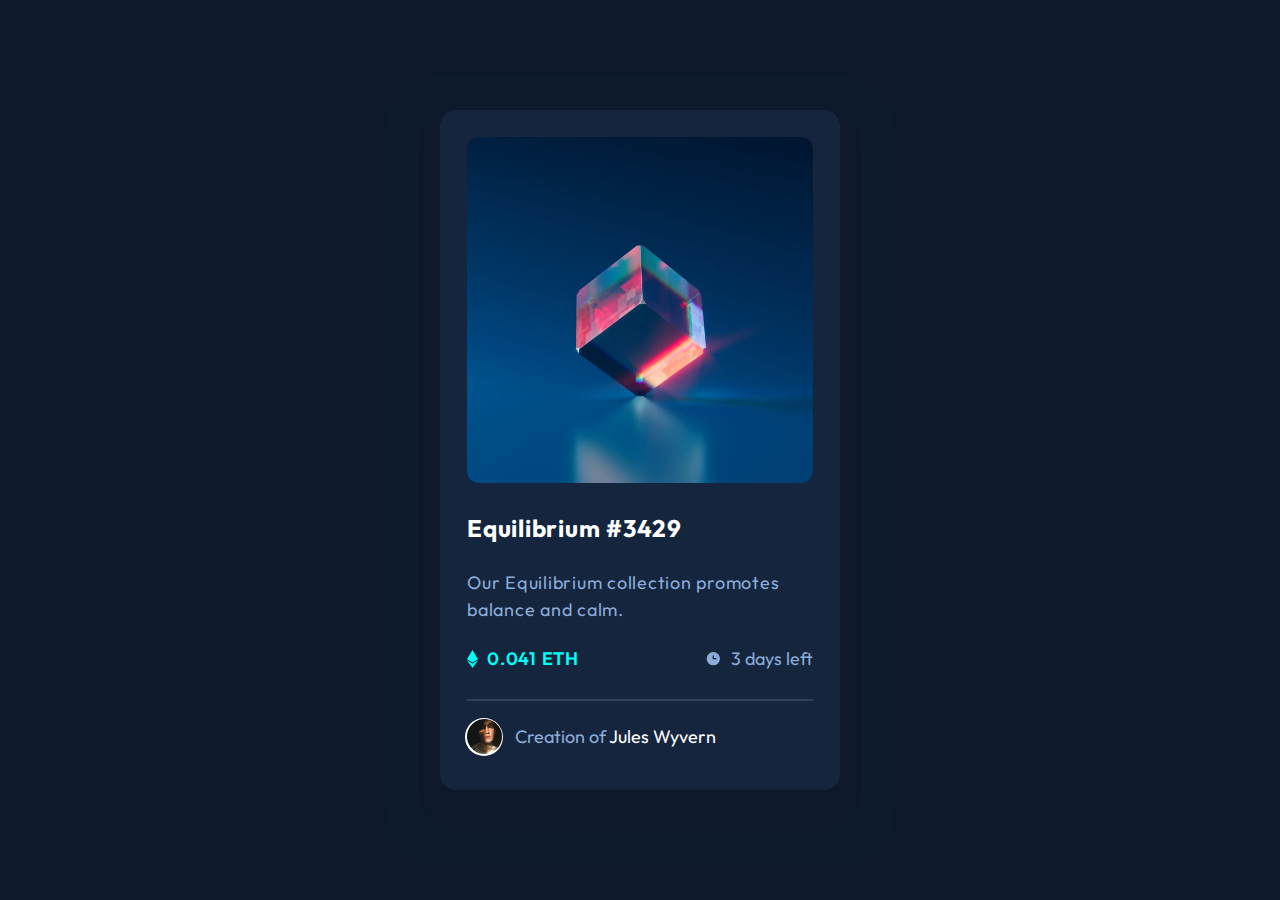
<file: index.html>
<!DOCTYPE html>
<html lang="en">
  <head>
    <meta charset="UTF-8" />
    <meta name="viewport" content="width=device-width, initial-scale=1.0" />
    <!-- displays site properly based on user's device -->
    <link
      rel="icon"
      type="image/png"
      sizes="32x32"
      href="./images/favicon-32x32.png"
    />
    <!-- Font -->
    <link rel="preconnect" href="https://fonts.googleapis.com" />
    <link rel="preconnect" href="https://fonts.gstatic.com" crossorigin />
    <link
      href="https://fonts.googleapis.com/css2?family=Outfit:wght@300;400;600&display=swap"
      rel="stylesheet"
    />
    <!-- CSS -->
    <link rel="stylesheet" href="./css/style.css" />
    <title>Frontend Mentor | NFT preview card component</title>
  </head>
  <body>
    <main>
      <div class="nft">
        <div class="nft__thumbnail">
          <img src="./images/image-equilibrium.jpg" alt="Thumbnail" />
          <div class="nft__thumbnail-overlay">
            <img src="./images/icon-view.svg" alt="icon-eye" />
          </div>
        </div>
        <div class="nft__details">
          <h3 class="title">Equilibrium #3429</h3>
          <p class="description">
            Our Equilibrium collection promotes balance and calm.
          </p>
          <div class="nft__auction">
            <div class="price">
              <img src="./images/icon-ethereum.svg" alt="icon-ethereum" />
              <p>0.041 ETH</p>
            </div>
            <div class="time-left">
              <img src="./images/icon-clock.svg" alt="icon-clock" />
              <p>3 days left</p>
            </div>
          </div>
        </div>
        <div class="nft__creator">
          <div class="avatar">
            <img src="./images/image-avatar.png" alt="creator-avatar" />
          </div>
          <p>
            Creation of
            <span>Jules Wyvern</span>
          </p>
        </div>
      </div>
    </main>
    <!-- <div class="attribution">
      Challenge by
      <a href="https://www.frontendmentor.io?ref=challenge" target="_blank">
        Frontend Mentor
      </a>
      . Coded by
      <a href="https://twitter.com/shaqeeb_akhtar" target="_blank">
        shaqeebakhtar
      </a>
      .
    </div> -->
  </body>
</html>
</file>
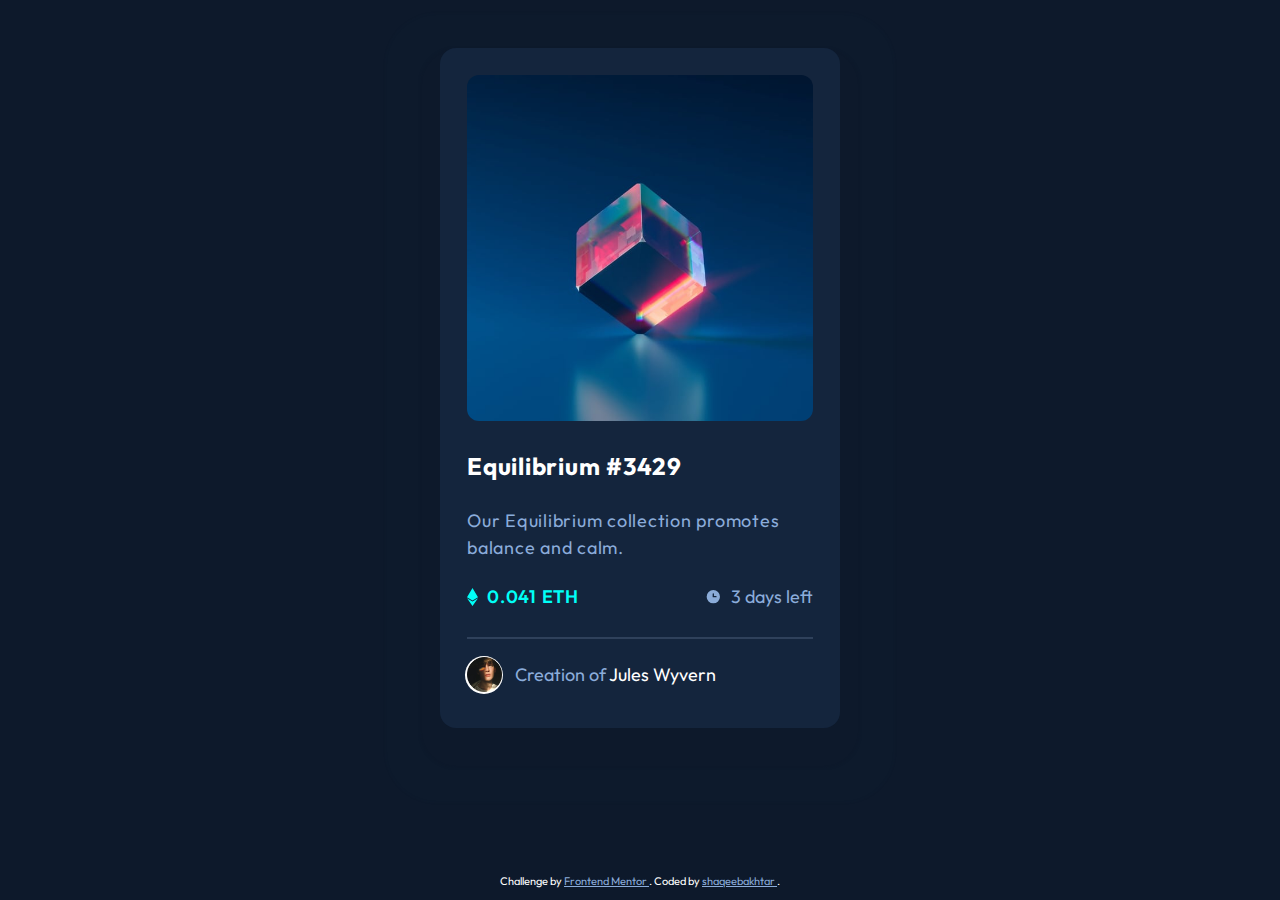
<file: nft-preview-card-component-main/index.html>
<!DOCTYPE html>
<html lang="en">
  <head>
    <meta charset="UTF-8" />
    <meta name="viewport" content="width=device-width, initial-scale=1.0" />
    <!-- displays site properly based on user's device -->
    <link
      rel="icon"
      type="image/png"
      sizes="32x32"
      href="./images/favicon-32x32.png"
    />
    <!-- Font -->
    <link rel="preconnect" href="https://fonts.googleapis.com" />
    <link rel="preconnect" href="https://fonts.gstatic.com" crossorigin />
    <link
      href="https://fonts.googleapis.com/css2?family=Outfit:wght@300;400;600&display=swap"
      rel="stylesheet"
    />
    <!-- CSS -->
    <link rel="stylesheet" href="./css/style.css" />
    <title>Frontend Mentor | NFT preview card component</title>
  </head>
  <body>
    <div class="nft">
      <div class="nft__thumbnail">
        <img src="./images/image-equilibrium.jpg" alt="Thumbnail" />
        <div class="nft__thumbnail-overlay">
          <img src="./images/icon-view.svg" alt="icon-eye" />
        </div>
      </div>
      <div class="nft__details">
        <h3 class="title">Equilibrium #3429</h3>
        <p class="description">
          Our Equilibrium collection promotes balance and calm.
        </p>
        <div class="nft__auction">
          <div class="price">
            <img src="./images/icon-ethereum.svg" alt="icon-ethereum" />
            <p>0.041 ETH</p>
          </div>
          <div class="time-left">
            <img src="./images/icon-clock.svg" alt="icon-clock" />
            <p>3 days left</p>
          </div>
        </div>
      </div>
      <div class="nft__creator">
        <div class="avatar">
          <img src="./images/image-avatar.png" alt="creator-avatar" />
        </div>
        <p>
          Creation of
          <span>Jules Wyvern</span>
        </p>
      </div>
    </div>

    <div class="attribution">
      Challenge by
      <a href="https://www.frontendmentor.io?ref=challenge" target="_blank">
        Frontend Mentor
      </a>
      . Coded by
      <a href="https://twitter.com/shaqeeb_akhtar" target="_blank">
        shaqeebakhtar
      </a>
      .
    </div>
  </body>
</html>
</file>
<file: css/style.css>
:root {
  /* --- Colors --- */
  --clr-soft-blue: hsl(215, 51%, 70%);
  --clr-cyan: hsl(178, 100%, 50%);
  --clr-bg-main: hsl(217, 54%, 11%);
  --clr-bg-card: hsl(216, 50%, 16%);
  --clr-line: hsl(215, 32%, 27%);
  --clr-white: hsl(0, 0%, 100%);

  /* --- Fonts --- */

  /* font size */
  --fs-400: 1.125rem;
  --fs-500: 1.5rem;

  /* font weight */
  --fw-300: 300;
  --fw-400: 400;
  --fw-600: 600;
}

/* Basic CSS reset */

*,
*::before,
*::after {
  box-sizing: border-box;
}

body,
p,
h1,
h2,
h3,
h4 {
  margin: 0;
}

img {
  max-width: 100%;
  display: block;
}

body {
  min-height: 100vh;
  line-height: 1.5;
}

/* nft-card */

body {
  font-family: "Outfit", sans-serif;
  background: var(--clr-bg-main);
  display: grid;
  place-items: center;
}

.nft {
  max-width: 25rem;
  background-color: var(--clr-bg-card);
  padding: 1.5em;
  border-radius: 1rem;
  font-size: var(--fs-400);
  z-index: 1000;
  box-shadow: 0px 20px 2px 20px hsl(217, 54%, 11%),
    0px 20px 2px 55px hsl(216, 50%, 16%, 0.1);
}

.nft__thumbnail {
  border-radius: 0.75rem;
  overflow: hidden;
  position: relative;
}

.nft__thumbnail-overlay {
  position: absolute;
  display: grid;
  place-items: center;
  background-color: hsl(178, 100%, 50%, 0.5);
  inset: 0;
  cursor: pointer;
  opacity: 0;
  transition: opacity 200ms ease-in-out;
}

.nft__thumbnail:hover .nft__thumbnail-overlay,
.nft__thumbnail:focus .nft__thumbnail-overlay {
  opacity: 1;
}

.title {
  color: var(--clr-white);
  font-size: var(--fs-500);
  letter-spacing: 0.75px;
  cursor: pointer;
  transition: color 100ms ease-in-out;
}

.title:hover,
.title:focus {
  color: var(--clr-cyan);
}

.description {
  color: var(--clr-soft-blue);
  font-weight: var(--fw-400);
  letter-spacing: 0.75px;
  margin-block: 1.25em;
}

.nft__auction {
  display: flex;
  align-items: center;
  justify-content: space-between;
}

.nft__auction img {
  margin-right: 0.5em;
}

.price {
  display: flex;
  align-items: center;
  color: var(--clr-cyan);
  font-weight: var(--fw-600);
  letter-spacing: 0.75px;
}

.time-left {
  display: flex;
  align-items: center;
  color: var(--clr-soft-blue);
}

.nft__creator {
  display: flex;
  align-items: center;
  color: var(--clr-soft-blue);
  margin: 1em 0 0.5em 0;
}

.avatar {
  width: 10%;
  aspect-ratio: 1;
  margin-right: 0.75em;
  position: relative;
  z-index: 999;
}

.avatar::before {
  content: "";
  position: absolute;
  background-color: var(--clr-white);
  z-index: -1;
  width: 110%;
  aspect-ratio: 1;
  border-radius: 50%;
  top: 50%;
  left: 50%;
  transform: translate(-50%, -50%);
}

.nft__creator p span {
  color: var(--clr-white);
  cursor: pointer;
  transition: color 100ms ease-in-out;
}

.nft__creator p span:hover,
.nft__creator p span:focus {
  color: var(--clr-cyan);
}

.nft__details {
  padding-block: 1.5em;
  border-bottom: 2px solid var(--clr-line);
}

/* Attribution */

.attribution {
  font-size: 11px;
  text-align: center;
  color: var(--clr-white);
  margin: auto 0 1em 0;
}
.attribution a {
  color: var(--clr-soft-blue);
}
</file>
<file: nft-preview-card-component-main/css/style.css>
:root {
  /* --- Colors --- */
  --clr-soft-blue: hsl(215, 51%, 70%);
  --clr-cyan: hsl(178, 100%, 50%);
  --clr-bg-main: hsl(217, 54%, 11%);
  --clr-bg-card: hsl(216, 50%, 16%);
  --clr-line: hsl(215, 32%, 27%);
  --clr-white: hsl(0, 0%, 100%);

  /* --- Fonts --- */

  /* font size */
  --fs-400: 1.125rem;
  --fs-500: 1.5rem;

  /* font weight */
  --fw-300: 300;
  --fw-400: 400;
  --fw-600: 600;
}

/* Basic CSS reset */

*,
*::before,
*::after {
  box-sizing: border-box;
}

body,
p,
h1,
h2,
h3,
h4 {
  margin: 0;
}

img {
  max-width: 100%;
  display: block;
}

body {
  min-height: 100vh;
  line-height: 1.5;
}

/* nft-card */

body {
  font-family: "Outfit", sans-serif;
  background: var(--clr-bg-main);
  display: grid;
  place-items: center;
}

.main {
  padding: 1em;
}

.nft {
  max-width: 25rem;
  background-color: var(--clr-bg-card);
  padding: 1.5em;
  border-radius: 1rem;
  font-size: var(--fs-400);
  z-index: 1000;
  box-shadow: 0px 20px 2px 20px hsl(217, 54%, 11%),
    0px 20px 2px 55px hsl(216, 50%, 16%, 0.1);
}

.nft__thumbnail {
  border-radius: 0.75rem;
  overflow: hidden;
  position: relative;
}

.nft__thumbnail-overlay {
  position: absolute;
  display: grid;
  place-items: center;
  background-color: hsl(178, 100%, 50%, 0.5);
  inset: 0;
  cursor: pointer;
  opacity: 0;
  transition: opacity 200ms ease-in-out;
}

.nft__thumbnail:hover .nft__thumbnail-overlay,
.nft__thumbnail:focus .nft__thumbnail-overlay {
  opacity: 1;
}

.title {
  color: var(--clr-white);
  font-size: var(--fs-500);
  letter-spacing: 0.75px;
  cursor: pointer;
  transition: color 100ms ease-in-out;
}

.title:hover,
.title:focus {
  color: var(--clr-cyan);
}

.description {
  color: var(--clr-soft-blue);
  font-weight: var(--fw-400);
  letter-spacing: 0.75px;
  margin-block: 1.25em;
}

.nft__auction {
  display: flex;
  align-items: center;
  justify-content: space-between;
}

.nft__auction img {
  margin-right: 0.5em;
}

.price {
  display: flex;
  align-items: center;
  color: var(--clr-cyan);
  font-weight: var(--fw-600);
  letter-spacing: 0.75px;
}

.time-left {
  display: flex;
  align-items: center;
  color: var(--clr-soft-blue);
}

.nft__creator {
  display: flex;
  align-items: center;
  color: var(--clr-soft-blue);
  margin: 1em 0 0.5em 0;
}

.avatar {
  width: 10%;
  aspect-ratio: 1;
  margin-right: 0.75em;
  position: relative;
  z-index: 999;
}

.avatar::before {
  content: "";
  position: absolute;
  background-color: var(--clr-white);
  z-index: -1;
  width: 110%;
  aspect-ratio: 1;
  border-radius: 50%;
  top: 50%;
  left: 50%;
  transform: translate(-50%, -50%);
}

.nft__creator p span {
  color: var(--clr-white);
  cursor: pointer;
  transition: color 100ms ease-in-out;
}

.nft__creator p span:hover,
.nft__creator p span:focus {
  color: var(--clr-cyan);
}

.nft__details {
  padding-block: 1.5em;
  border-bottom: 2px solid var(--clr-line);
}

/* Attribution */

.attribution {
  font-size: 11px;
  text-align: center;
  color: var(--clr-white);
  margin: auto 0 1em 0;
}
.attribution a {
  color: var(--clr-soft-blue);
}
</file>
